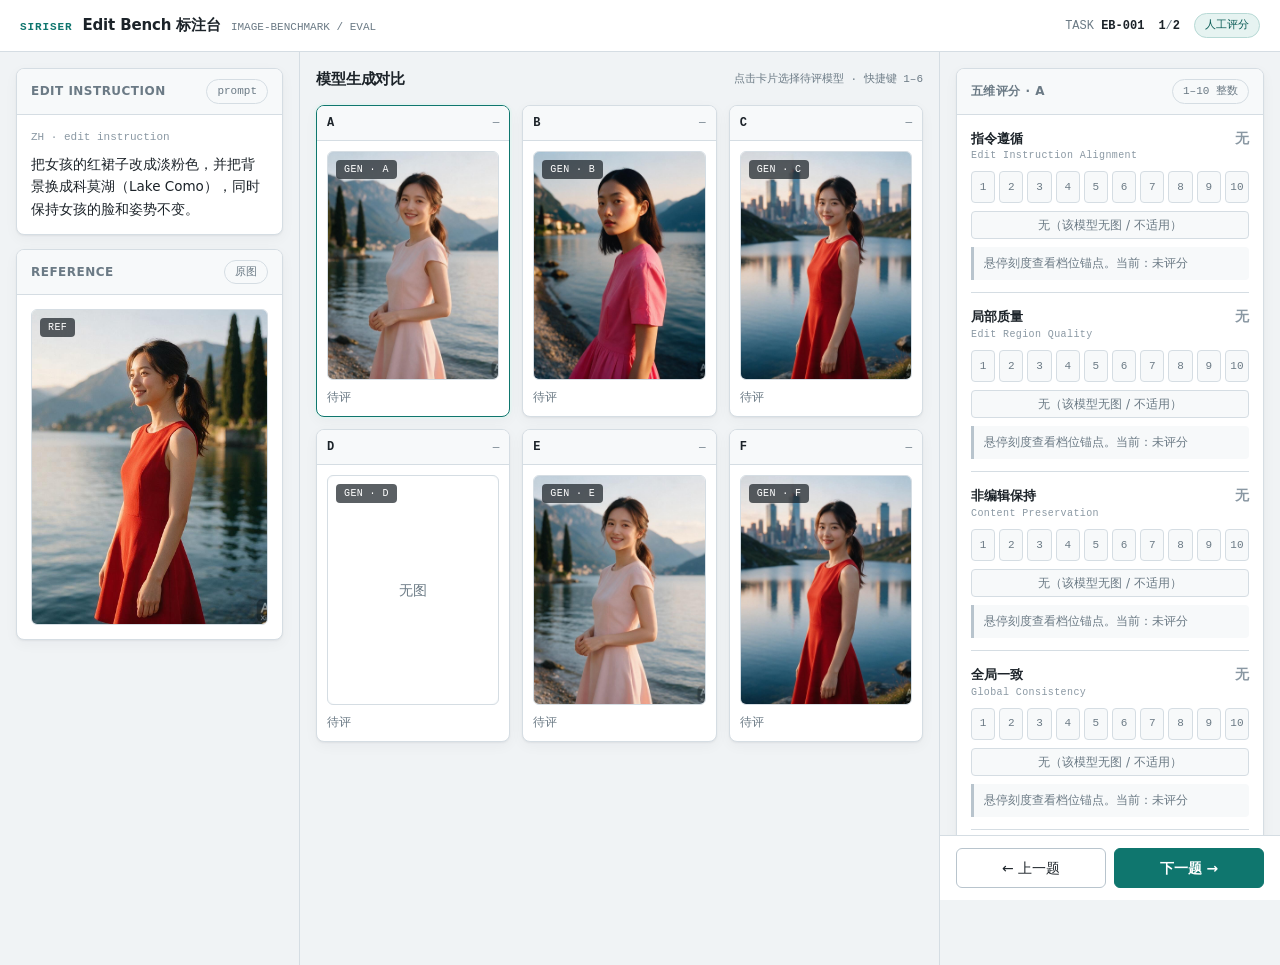
<file: index.html>
<!DOCTYPE html>
<html lang="zh-CN">
<head>
  <meta charset="UTF-8" />
  <meta name="viewport" content="width=device-width, initial-scale=1" />
  <title>Siriser Edit Bench · 图像编辑评测标注台</title>
  <link rel="stylesheet" href="css/styles.css" />
</head>
<body>
  <header class="topbar" data-testid="topbar">
    <div class="brand">
      <span class="brand-mark">Siriser</span>
      <span class="brand-title">Edit Bench 标注台</span>
      <span class="brand-sub">IMAGE-BENCHMARK / EVAL</span>
    </div>
    <div class="topbar-spacer"></div>
    <div class="task-meta">
      <span data-testid="task-id">TASK <strong id="taskId">—</strong></span>
      <span data-testid="task-progress"><strong id="taskIndex">0</strong>/<strong id="taskTotal">0</strong></span>
      <span class="pill accent" id="modePill">人工评分</span>
    </div>
  </header>

  <main class="shell">
    <!-- 左：指令 + 参考图 -->
    <aside class="col">
      <div class="col-scroll">
        <section class="panel">
          <div class="panel-h">
            <h2>Edit Instruction</h2>
            <span class="pill">prompt</span>
          </div>
          <div class="panel-b">
            <div class="prompt-lang" data-testid="prompt-lang">ZH · edit instruction</div>
            <p class="prompt-text" id="promptText" data-testid="prompt">加载中…</p>
          </div>
        </section>

        <section class="panel">
          <div class="panel-h">
            <h2>Reference</h2>
            <span class="pill">原图</span>
          </div>
          <div class="panel-b">
            <div class="img-frame" data-testid="reference-image">
              <span class="img-label">REF</span>
              <img id="refImage" src="assets/ref-01.jpg" alt="参考原图" />
            </div>
          </div>
        </section>
      </div>
    </aside>

    <!-- 中：模型生成图 -->
    <section class="col">
      <div class="col-scroll">
        <div class="center-head">
          <h1>模型生成对比</h1>
          <span class="hint">点击卡片选择待评模型 · 快捷键 1–6</span>
        </div>
        <div class="models-grid" id="modelsGrid" data-testid="models-grid" aria-live="polite">
          <!-- JS 注入 -->
        </div>
      </div>
    </section>

    <!-- 右：五维评分 -->
    <aside class="col">
      <div class="col-scroll">
        <section class="panel">
          <div class="panel-h">
            <h2>五维评分 · <span id="activeModelLabel">A</span></h2>
            <span class="pill" id="scoreModePill">1–10 整数</span>
          </div>
          <div class="panel-b">
            <div class="score-form" id="scoreForm" data-testid="score-panel">
              <!-- JS 注入 5 个维度 -->
            </div>
          </div>
        </section>

        <section class="panel">
          <div class="panel-h">
            <h2>AI 自动评分</h2>
            <span class="pill" id="apiPill">mock</span>
          </div>
          <div class="panel-b">
            <div class="ai-box">
              <div class="ai-status">
                <span class="dot" id="aiDot"></span>
                <span id="aiStatus">就绪。可对当前题全部模型调用评分。</span>
              </div>
              <div class="progress" aria-hidden="true"><i id="aiProgress"></i></div>
              <div class="score-actions">
                <button type="button" class="primary" id="btnAutoAll">AI 评全部模型</button>
                <button type="button" id="btnAutoOne">只评当前模型</button>
                <button type="button" id="btnClear">清空当前</button>
                <button type="button" id="btnSubmit">提交本题</button>
              </div>
            </div>
          </div>
        </section>

        <section class="panel">
          <div class="panel-h">
            <h2>运行日志</h2>
          </div>
          <div class="panel-b">
            <div class="log" id="logBox" data-testid="log"></div>
          </div>
        </section>
      </div>

      <div class="footer-nav">
        <button type="button" id="btnPrev">← 上一题</button>
        <button type="button" class="primary" id="btnNext">下一题 →</button>
      </div>
    </aside>
  </main>

  <div class="toast" id="toast" role="status"></div>

  <script src="js/scoring-prompt.js"></script>
  <script src="js/app.js"></script>
</body>
</html>
</file>
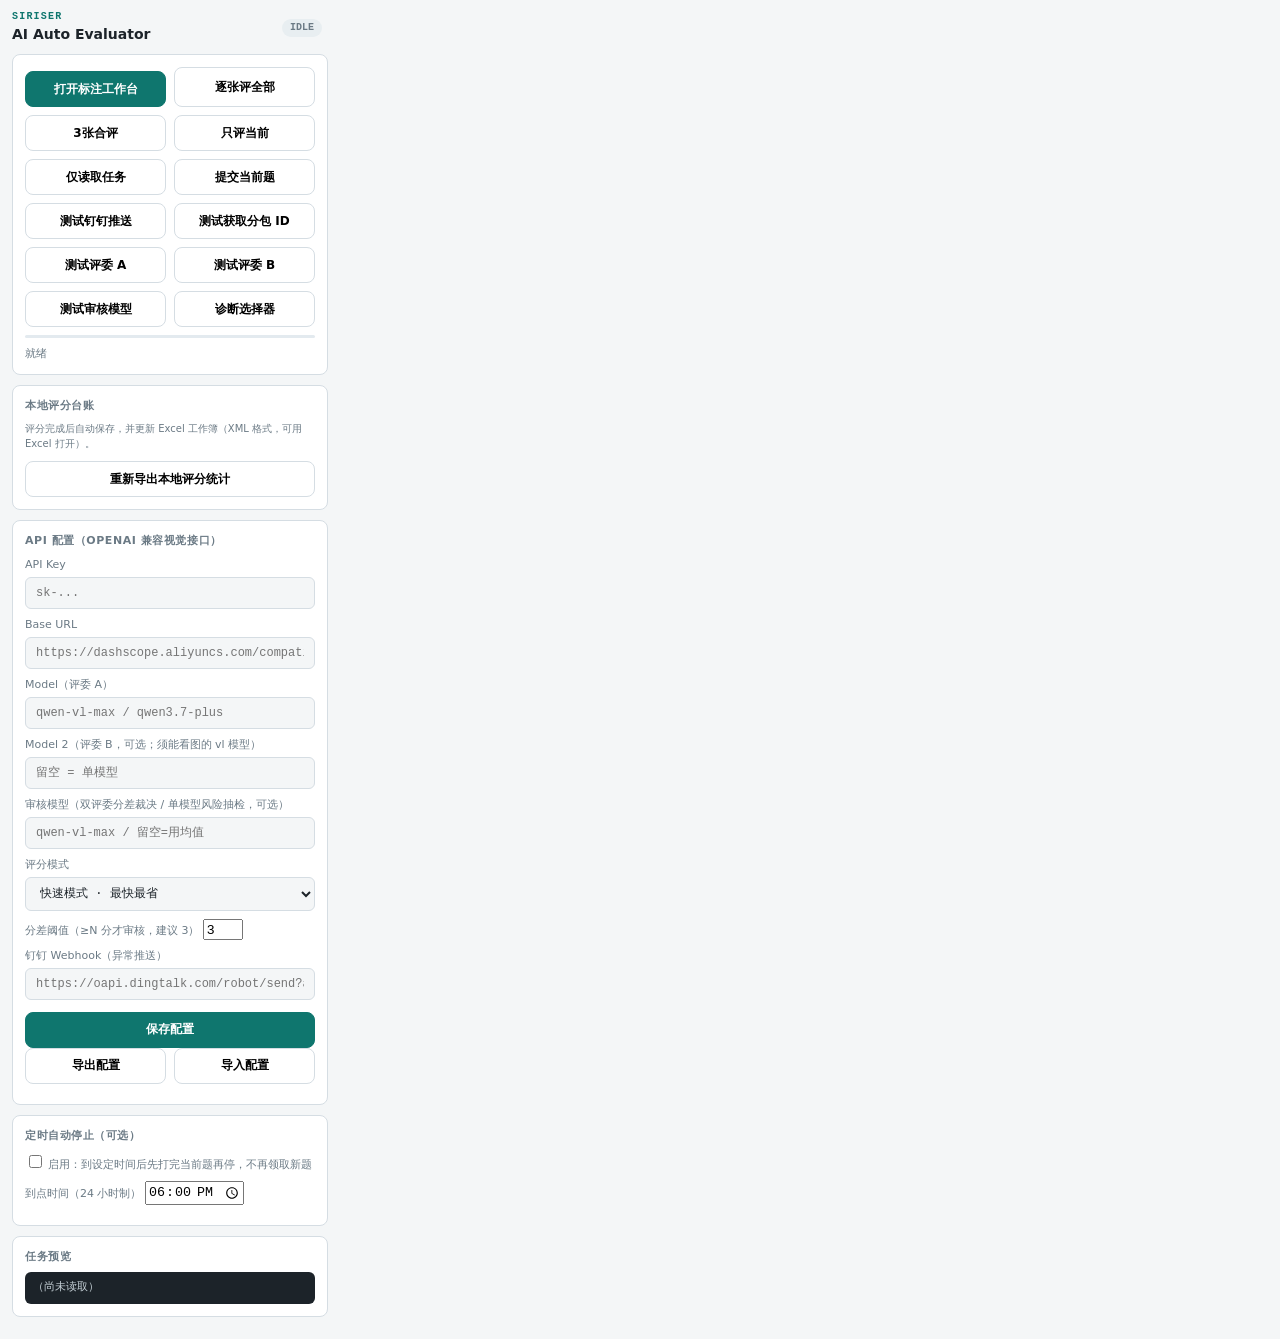
<file: Siriser-AI-Evaluator/popup.html>
<!DOCTYPE html>
<html lang="zh-CN">
<head>
  <meta charset="UTF-8" />
  <meta name="viewport" content="width=device-width, initial-scale=1" />
  <title>Siriser AI Auto Evaluator</title>
  <link rel="stylesheet" href="popup.css" />
</head>
<body>
  <header class="hd">
    <div>
      <div class="mark">SIRISER</div>
      <h1>AI Auto Evaluator</h1>
    </div>
    <div class="hd-meta">
      <span class="pill" id="statusPill">idle</span>
      <span class="version" id="versionText"></span>
    </div>
  </header>

  <section class="card">
    <div class="row">
      <button type="button" class="primary" id="btnOpenWorkbench">打开标注工作台</button>
      <button type="button" id="btnEval1">逐张评全部</button>
    </div>
    <div class="row">
      <button type="button" id="btnEval3">3张合评</button>
      <button type="button" id="btnEvalOne">只评当前</button>
    </div>
    <div class="row">
      <button type="button" id="btnCollect">仅读取任务</button>
      <button type="button" id="btnSubmit">提交当前题</button>
    </div>
    <div class="row">
      <button type="button" id="btnTestDing">测试钉钉推送</button>
      <button type="button" id="btnTestTaskId">测试获取分包 ID</button>
    </div>
    <div class="row">
      <button type="button" id="btnTestModelA">测试评委 A</button>
      <button type="button" id="btnTestModelB">测试评委 B</button>
    </div>
    <div class="row">
      <button type="button" id="btnTestModelReview">测试审核模型</button>
      <button type="button" id="btnDiag">诊断选择器</button>
    </div>
    <div class="progress"><i id="prog"></i></div>
    <p class="status" id="statusText">就绪</p>
  </section>

  <section class="card">
    <h2>本地评分台账</h2>
    <p class="field-hint" id="evaluationSummary">评分完成后自动保存，并更新 Excel 工作簿（XML 格式，可用 Excel 打开）。</p>
    <button type="button" id="btnExportEvaluations">重新导出本地评分统计</button>
  </section>

  <section class="card">
    <h2>API 配置（OpenAI 兼容视觉接口）</h2>
    <label>API Key
      <input type="password" id="oaKey" placeholder="sk-..." />
    </label>
    <label>Base URL
      <input type="url" id="oaBase" placeholder="https://dashscope.aliyuncs.com/compatible-mode/v1" />
    </label>
    <label>Model（评委 A）
      <input type="text" id="oaModel" placeholder="qwen-vl-max / qwen3.7-plus" />
    </label>
    <label>Model 2（评委 B，可选；须能看图的 vl 模型）
      <input type="text" id="oaModel2" placeholder="留空 = 单模型" />
    </label>
    <label>审核模型（双评委分差裁决 / 单模型风险抽检，可选）
      <input type="text" id="oaModelReview" placeholder="qwen-vl-max / 留空=用均值" />
    </label>
    <label>评分模式
      <select id="scoringMode">
        <option value="fast">快速模式 · 最快最省</option>
        <option value="balanced">平衡模式 · 推荐</option>
        <option value="thinking">思考模式 · 最慢最贵</option>
      </select>
      <small class="field-hint" id="scoringModeHint"></small>
    </label>
    <label>分差阈值（≥N 分才审核，建议 3）
      <input type="number" id="dualThreshold" min="1" max="5" value="3" />
    </label>
    <label>钉钉 Webhook（异常推送）
      <input type="url" id="dingWebhook" placeholder="https://oapi.dingtalk.com/robot/send?access_token=..." />
    </label>
    <button type="button" class="primary" id="btnSave">保存配置</button>
    <div class="row">
      <button type="button" id="btnExportCfg">导出配置</button>
      <button type="button" id="btnImportCfg">导入配置</button>
    </div>
    <input type="file" id="cfgFile" accept="application/json,.json" hidden />
  </section>

  <section class="card">
    <h2>定时自动停止（可选）</h2>
    <label class="chk">
      <input type="checkbox" id="stopEnabled" />
      启用：到设定时间后先打完当前题再停，不再领取新题
    </label>
    <label>到点时间（24 小时制）
      <input type="time" id="stopTime" value="18:00" />
    </label>
    <small class="field-hint" id="stopHint"></small>
  </section>

  <section class="card">
    <h2>任务预览</h2>
    <pre id="preview" class="preview">（尚未读取）</pre>
  </section>

  <script src="evaluation-report.js"></script>
  <script src="popup.js"></script>
</body>
</html>
</file>
<file: css/styles.css>
/* Siriser Edit Bench — 标注台 / 仪器面板风格 */
:root {
  --ink: #1c2329;
  --paper: #f0f3f5;
  --panel: #ffffff;
  --panel-2: #f7f9fa;
  --rule: #d5dde3;
  --rule-strong: #b8c4cd;
  --accent: #0f766e;
  --accent-soft: #e6f3f1;
  --accent-ink: #0b5c56;
  --warn: #c2410c;
  --warn-soft: #fff1e8;
  --muted: #6b7a85;
  --muted-2: #8a98a3;
  --ok: #15803d;
  --shadow: 0 1px 2px rgba(28, 35, 41, 0.06), 0 4px 14px rgba(28, 35, 41, 0.04);
  --mono: "Cascadia Code", "SF Mono", Consolas, "Courier New", monospace;
  --ui: system-ui, "Segoe UI", "PingFang SC", "Microsoft YaHei", sans-serif;
  --r: 8px;
  --score-track: #e3eaef;
}

* { box-sizing: border-box; }

html, body {
  margin: 0;
  padding: 0;
  background: var(--paper);
  color: var(--ink);
  font-family: var(--ui);
  font-size: 14px;
  line-height: 1.5;
  min-height: 100%;
}

button, input, select, textarea {
  font: inherit;
  color: inherit;
}

button {
  cursor: pointer;
  border: 1px solid var(--rule-strong);
  background: var(--panel);
  border-radius: 6px;
  padding: 6px 12px;
  transition: background 0.15s, border-color 0.15s, color 0.15s, box-shadow 0.15s;
}

button:hover { border-color: var(--accent); color: var(--accent-ink); }
button:focus-visible {
  outline: 2px solid var(--accent);
  outline-offset: 2px;
}
button:disabled {
  opacity: 0.5;
  cursor: not-allowed;
  border-color: var(--rule);
  color: var(--muted);
}
button:disabled:hover { border-color: var(--rule); color: var(--muted); }

button.primary {
  background: var(--accent);
  border-color: var(--accent);
  color: #fff;
  font-weight: 600;
}
button.primary:hover {
  background: var(--accent-ink);
  border-color: var(--accent-ink);
  color: #fff;
}
button.primary:disabled {
  background: var(--rule-strong);
  border-color: var(--rule-strong);
  color: #fff;
}

button.ghost {
  background: transparent;
  border-color: transparent;
  color: var(--muted);
}
button.ghost:hover { background: var(--panel-2); color: var(--ink); }

button.danger {
  border-color: #f0c2b0;
  color: var(--warn);
  background: var(--warn-soft);
}

/* ── Top instrument strip ── */
.topbar {
  display: flex;
  align-items: center;
  gap: 16px;
  padding: 0 20px;
  height: 52px;
  background: var(--panel);
  border-bottom: 1px solid var(--rule);
  position: sticky;
  top: 0;
  z-index: 40;
}

.brand {
  display: flex;
  align-items: baseline;
  gap: 10px;
  min-width: 0;
}

.brand-mark {
  font-family: var(--mono);
  font-size: 11px;
  font-weight: 700;
  letter-spacing: 0.08em;
  color: var(--accent);
  text-transform: uppercase;
}

.brand-title {
  font-size: 15px;
  font-weight: 650;
  letter-spacing: -0.01em;
  white-space: nowrap;
}

.brand-sub {
  font-family: var(--mono);
  font-size: 11px;
  color: var(--muted);
  white-space: nowrap;
}

.topbar-spacer { flex: 1; }

.task-meta {
  display: flex;
  align-items: center;
  gap: 14px;
  font-family: var(--mono);
  font-size: 12px;
  color: var(--muted);
}

.task-meta strong {
  color: var(--ink);
  font-weight: 600;
}

.pill {
  display: inline-flex;
  align-items: center;
  gap: 6px;
  padding: 3px 10px;
  border-radius: 999px;
  border: 1px solid var(--rule);
  background: var(--panel-2);
  font-family: var(--mono);
  font-size: 11px;
  color: var(--muted);
}

.pill.ok {
  border-color: #b7e0c3;
  background: #edf8f0;
  color: var(--ok);
}

.pill.warn {
  border-color: #f0c2b0;
  background: var(--warn-soft);
  color: var(--warn);
}

.pill.accent {
  border-color: #b7d9d5;
  background: var(--accent-soft);
  color: var(--accent-ink);
}

/* ── Layout ── */
.shell {
  display: grid;
  grid-template-columns: minmax(240px, 300px) minmax(0, 1fr) minmax(280px, 340px);
  min-height: calc(100vh - 52px);
}

.col {
  min-width: 0;
  border-right: 1px solid var(--rule);
}
.col:last-child { border-right: none; }

.col-scroll {
  height: calc(100vh - 52px);
  overflow: auto;
  padding: 16px;
}

.panel {
  background: var(--panel);
  border: 1px solid var(--rule);
  border-radius: var(--r);
  box-shadow: var(--shadow);
  margin-bottom: 14px;
  overflow: hidden;
}

.panel-h {
  display: flex;
  align-items: center;
  justify-content: space-between;
  gap: 8px;
  padding: 10px 14px;
  border-bottom: 1px solid var(--rule);
  background: var(--panel-2);
}

.panel-h h2 {
  margin: 0;
  font-size: 12px;
  font-weight: 650;
  letter-spacing: 0.04em;
  text-transform: uppercase;
  color: var(--muted);
}

.panel-b { padding: 14px; }

/* ── Prompt ── */
.prompt-text {
  margin: 0;
  font-size: 13.5px;
  line-height: 1.65;
  color: var(--ink);
  white-space: pre-wrap;
}

.prompt-lang {
  font-family: var(--mono);
  font-size: 11px;
  color: var(--muted-2);
  margin-bottom: 8px;
}

/* ── Images ── */
.img-frame {
  position: relative;
  background: var(--panel-2);
  border: 1px solid var(--rule);
  border-radius: 6px;
  overflow: hidden;
  aspect-ratio: 3 / 4;
}

.img-frame img {
  width: 100%;
  height: 100%;
  object-fit: cover;
  display: block;
}

.img-label {
  position: absolute;
  left: 8px;
  top: 8px;
  padding: 2px 8px;
  border-radius: 4px;
  background: rgba(28, 35, 41, 0.72);
  color: #fff;
  font-family: var(--mono);
  font-size: 10px;
  letter-spacing: 0.04em;
}

.models-grid {
  display: grid;
  grid-template-columns: repeat(3, minmax(0, 1fr));
  gap: 12px;
}

.model-card {
  background: var(--panel);
  border: 1px solid var(--rule);
  border-radius: var(--r);
  overflow: hidden;
  box-shadow: var(--shadow);
  transition: border-color 0.15s, box-shadow 0.15s;
}

.model-card.active {
  border-color: var(--accent);
  box-shadow: 0 0 0 2px var(--accent-soft), var(--shadow);
}

.model-card.has-error {
  border-color: #f0c2b0;
}

.model-card-h {
  display: flex;
  align-items: center;
  justify-content: space-between;
  gap: 8px;
  padding: 8px 10px;
  border-bottom: 1px solid var(--rule);
  background: var(--panel-2);
}

.model-name {
  font-family: var(--mono);
  font-size: 12px;
  font-weight: 700;
  letter-spacing: 0.06em;
}

.model-score-mini {
  font-family: var(--mono);
  font-size: 11px;
  color: var(--muted);
}

.model-card-b {
  padding: 10px;
}

.model-note {
  margin: 8px 0 0;
  font-size: 12px;
  color: var(--muted);
  min-height: 1.4em;
}

.model-note.filled { color: var(--ink); }

/* ── Scoring panel ── */
.score-form {
  display: flex;
  flex-direction: column;
  gap: 14px;
}

.dim {
  border-bottom: 1px solid var(--rule);
  padding-bottom: 12px;
}
.dim:last-child { border-bottom: none; padding-bottom: 0; }

.dim-h {
  display: flex;
  align-items: baseline;
  justify-content: space-between;
  gap: 8px;
  margin-bottom: 8px;
}

.dim-title {
  font-size: 13px;
  font-weight: 650;
}

.dim-key {
  font-family: var(--mono);
  font-size: 10px;
  color: var(--muted-2);
  letter-spacing: 0.04em;
}

.dim-score {
  font-family: var(--mono);
  font-size: 22px;
  font-weight: 700;
  color: var(--accent);
  line-height: 1;
  min-width: 2ch;
  text-align: right;
}
.dim-score.null { color: var(--muted-2); font-size: 14px; font-weight: 600; }
.dim-score.low { color: var(--warn); }
.dim-score.mid { color: #b45309; }

/* 刻度尺量表 — signature */
.gauge {
  display: grid;
  grid-template-columns: repeat(10, 1fr);
  gap: 4px;
  user-select: none;
}

.gauge button {
  height: 32px;
  padding: 0;
  border-radius: 4px;
  border: 1px solid var(--rule);
  background: var(--panel-2);
  font-family: var(--mono);
  font-size: 11px;
  color: var(--muted);
  position: relative;
}

.gauge button:hover {
  border-color: var(--accent);
  color: var(--accent-ink);
  background: var(--accent-soft);
}

.gauge button.on {
  background: var(--accent);
  border-color: var(--accent);
  color: #fff;
  font-weight: 700;
}

.gauge button.na {
  grid-column: 1 / -1;
  height: 28px;
  margin-top: 4px;
  font-family: var(--ui);
  font-size: 12px;
}

.gauge button.na.on {
  background: var(--muted);
  border-color: var(--muted);
}

/* 锚点浮层 */
.anchor-tip {
  margin-top: 8px;
  padding: 8px 10px;
  background: var(--panel-2);
  border-left: 3px solid var(--rule-strong);
  border-radius: 0 4px 4px 0;
  font-size: 12px;
  color: var(--muted);
  line-height: 1.45;
  min-height: 2.6em;
}

.anchor-tip strong { color: var(--ink); }

.score-actions {
  display: grid;
  grid-template-columns: 1fr 1fr;
  gap: 8px;
  margin-top: 4px;
}

.score-actions .primary { grid-column: 1 / -1; }

/* AI flow */
.ai-box {
  border: 1px dashed var(--rule-strong);
  border-radius: var(--r);
  padding: 12px;
  background: linear-gradient(180deg, var(--panel-2), var(--panel));
}

.ai-status {
  font-family: var(--mono);
  font-size: 11px;
  color: var(--muted);
  margin-bottom: 10px;
  display: flex;
  align-items: center;
  gap: 8px;
}

.dot {
  width: 8px;
  height: 8px;
  border-radius: 50%;
  background: var(--rule-strong);
  display: inline-block;
}
.dot.live { background: var(--accent); box-shadow: 0 0 0 3px var(--accent-soft); }
.dot.err { background: var(--warn); box-shadow: 0 0 0 3px var(--warn-soft); }
.dot.ok { background: var(--ok); box-shadow: 0 0 0 3px #edf8f0; }

.progress {
  height: 4px;
  background: var(--score-track);
  border-radius: 999px;
  overflow: hidden;
  margin-bottom: 10px;
}

.progress > i {
  display: block;
  height: 100%;
  width: 0;
  background: var(--accent);
  transition: width 0.35s ease;
}

/* log */
.log {
  font-family: var(--mono);
  font-size: 11px;
  color: var(--muted);
  background: #1c2329;
  border-radius: 6px;
  padding: 10px;
  max-height: 140px;
  overflow: auto;
  white-space: pre-wrap;
  line-height: 1.5;
}
.log .t { color: #8a98a3; }
.log .ok { color: #6ee7b7; }
.log .err { color: #fdba74; }

/* empty / banner */
.banner {
  padding: 24px;
  text-align: center;
  color: var(--muted);
  border: 1px dashed var(--rule-strong);
  border-radius: var(--r);
  background: var(--panel);
}

.toast {
  position: fixed;
  bottom: 24px;
  left: 50%;
  transform: translateX(-50%) translateY(12px);
  background: var(--ink);
  color: #fff;
  padding: 10px 16px;
  border-radius: 8px;
  font-size: 13px;
  opacity: 0;
  pointer-events: none;
  transition: opacity 0.2s, transform 0.2s;
  z-index: 100;
  max-width: min(90vw, 420px);
  text-align: center;
}
.toast.show {
  opacity: 1;
  transform: translateX(-50%) translateY(0);
}

/* footer nav */
.footer-nav {
  display: flex;
  gap: 8px;
  padding: 12px 16px;
  border-top: 1px solid var(--rule);
  background: var(--panel);
  position: sticky;
  bottom: 0;
}

.footer-nav button { flex: 1; min-height: 40px; }

/* section label in center */
.center-head {
  display: flex;
  align-items: center;
  justify-content: space-between;
  gap: 12px;
  margin-bottom: 14px;
}

.center-head h1 {
  margin: 0;
  font-size: 15px;
  font-weight: 650;
  letter-spacing: -0.01em;
}

.center-head .hint {
  font-family: var(--mono);
  font-size: 11px;
  color: var(--muted);
}

/* responsive */
@media (max-width: 1100px) {
  .models-grid { grid-template-columns: repeat(2, minmax(0, 1fr)); }
}

@media (max-width: 900px) {
  .shell {
    grid-template-columns: 1fr;
  }
  .col { border-right: none; border-bottom: 1px solid var(--rule); }
  .col-scroll { height: auto; max-height: none; }
  .topbar { flex-wrap: wrap; height: auto; padding: 10px 16px; gap: 8px; }
  .brand-sub { display: none; }
  .task-meta { width: 100%; flex-wrap: wrap; }
}

@media (prefers-reduced-motion: reduce) {
  *, *::before, *::after {
    transition: none !important;
    animation: none !important;
  }
}
</file>
<file: Siriser-AI-Evaluator/popup.css>
:root {
  --ink: #1c2329;
  --paper: #f4f6f7;
  --panel: #fff;
  --rule: #d5dde3;
  --accent: #0f766e;
  --muted: #6b7a85;
  --warn: #c2410c;
  --ui: system-ui, "Segoe UI", "PingFang SC", "Microsoft YaHei", sans-serif;
  --mono: Consolas, "SF Mono", monospace;
}

* { box-sizing: border-box; }

body {
  width: 340px;
  margin: 0;
  padding: 12px;
  background: var(--paper);
  color: var(--ink);
  font: 13px/1.45 var(--ui);
}

.hd {
  display: flex;
  align-items: center;
  justify-content: space-between;
  margin-bottom: 10px;
}

.hd-meta {
  display: flex;
  align-items: center;
  gap: 6px;
}

.version {
  color: var(--muted);
  font: 600 10px/1 var(--mono);
  white-space: nowrap;
}

.mark {
  font: 700 10px/1 var(--mono);
  letter-spacing: 0.12em;
  color: var(--accent);
}

h1 {
  margin: 2px 0 0;
  font-size: 14px;
  font-weight: 650;
}

h2 {
  margin: 0 0 8px;
  font-size: 11px;
  font-weight: 650;
  letter-spacing: 0.05em;
  text-transform: uppercase;
  color: var(--muted);
}

.pill {
  font: 600 10px/1 var(--mono);
  padding: 4px 8px;
  border-radius: 999px;
  background: #e8eef1;
  color: var(--muted);
  text-transform: uppercase;
}
.pill.busy { background: #e6f3f1; color: var(--accent); }
.pill.ok { background: #edf8f0; color: #15803d; }
.pill.err { background: #fff1e8; color: var(--warn); }

.card {
  background: var(--panel);
  border: 1px solid var(--rule);
  border-radius: 8px;
  padding: 12px;
  margin-bottom: 10px;
}

.row {
  display: grid;
  grid-template-columns: 1fr 1fr;
  gap: 8px;
  margin-bottom: 8px;
}

button {
  min-height: 36px;
  border: 1px solid var(--rule);
  border-radius: 8px;
  background: var(--panel);
  font: 600 12px var(--ui);
  cursor: pointer;
  transition: border-color 0.15s, color 0.15s, background 0.15s;
}
button:hover { border-color: var(--accent); color: var(--accent); }
button:focus-visible { outline: 2px solid var(--accent); outline-offset: 2px; }
button.primary {
  background: var(--accent);
  border-color: var(--accent);
  color: #fff;
  width: 100%;
  margin-top: 4px;
}
button.primary:hover { background: #0b5c56; color: #fff; }
#btnExportEvaluations { width: 100%; }

label {
  display: block;
  margin-bottom: 8px;
  font-size: 11px;
  color: var(--muted);
}

input[type="url"],
input[type="password"],
input[type="text"],
select {
  display: block;
  width: 100%;
  margin-top: 4px;
  padding: 8px 10px;
  border: 1px solid var(--rule);
  border-radius: 6px;
  background: var(--paper);
  color: var(--ink);
  font: 12px var(--mono);
}
input:focus-visible { outline: 2px solid var(--accent); outline-offset: 0; border-color: var(--accent); }
select:focus-visible { outline: 2px solid var(--accent); outline-offset: 0; border-color: var(--accent); }

.field-hint {
  display: block;
  margin-top: 5px;
  color: var(--muted);
  font: 10px/1.45 var(--ui);
}

.check {
  display: flex;
  align-items: center;
  gap: 8px;
  font-size: 12px;
  color: var(--ink);
  margin-bottom: 6px;
}

.sep {
  text-align: center;
  font-size: 10px;
  color: var(--muted);
  margin: 6px 0 10px;
  position: relative;
}
.sep::before, .sep::after {
  content: "";
  position: absolute;
  top: 50%;
  width: 30%;
  height: 1px;
  background: var(--rule);
}
.sep::before { left: 0; }
.sep::after { right: 0; }

.progress {
  height: 3px;
  background: #e3eaef;
  border-radius: 99px;
  overflow: hidden;
  margin-top: 4px;
}
.progress > i {
  display: block;
  height: 100%;
  width: 0;
  background: var(--accent);
  transition: width 0.3s ease;
}

.status {
  margin: 8px 0 0;
  font-size: 11px;
  color: var(--muted);
  min-height: 1.4em;
}

.preview {
  margin: 0;
  padding: 8px;
  background: #1c2329;
  color: #c5d0d6;
  border-radius: 6px;
  font: 11px/1.45 var(--mono);
  max-height: 120px;
  overflow: auto;
  white-space: pre-wrap;
  word-break: break-all;
}
</file>
